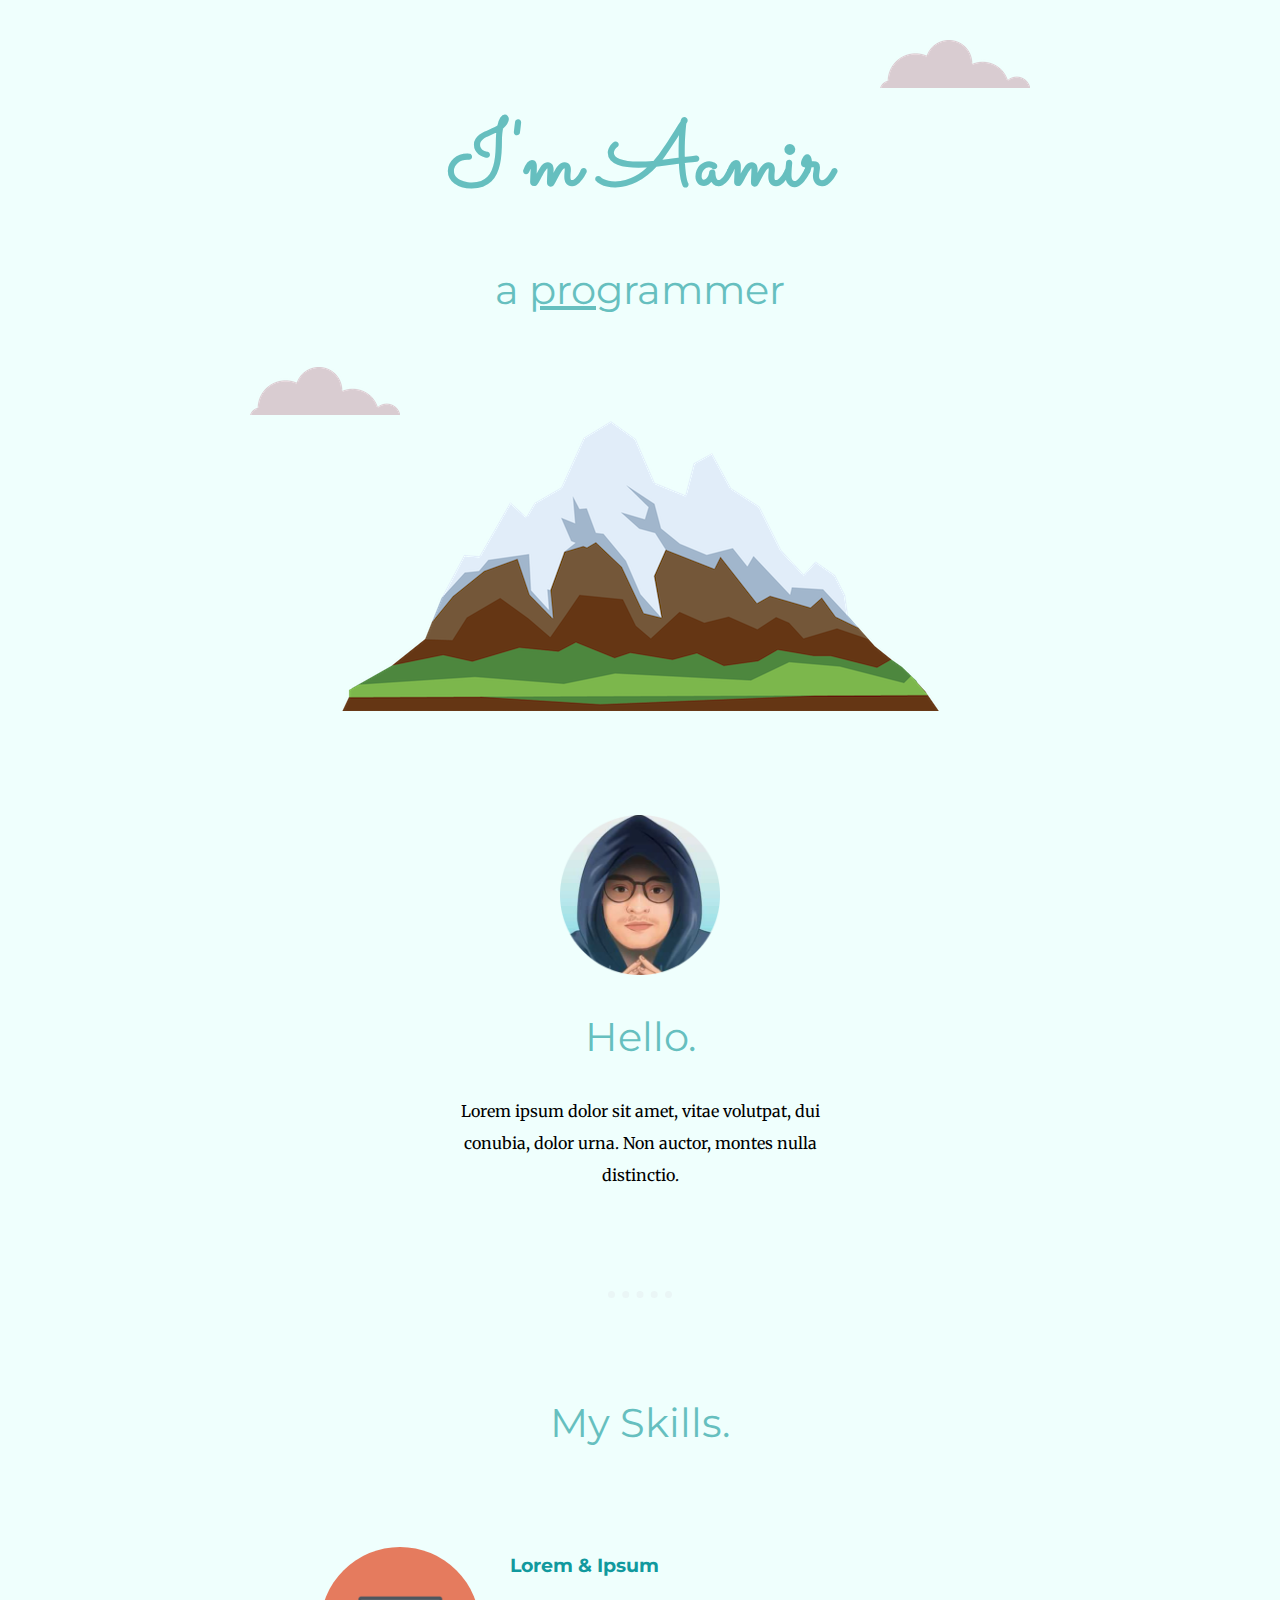
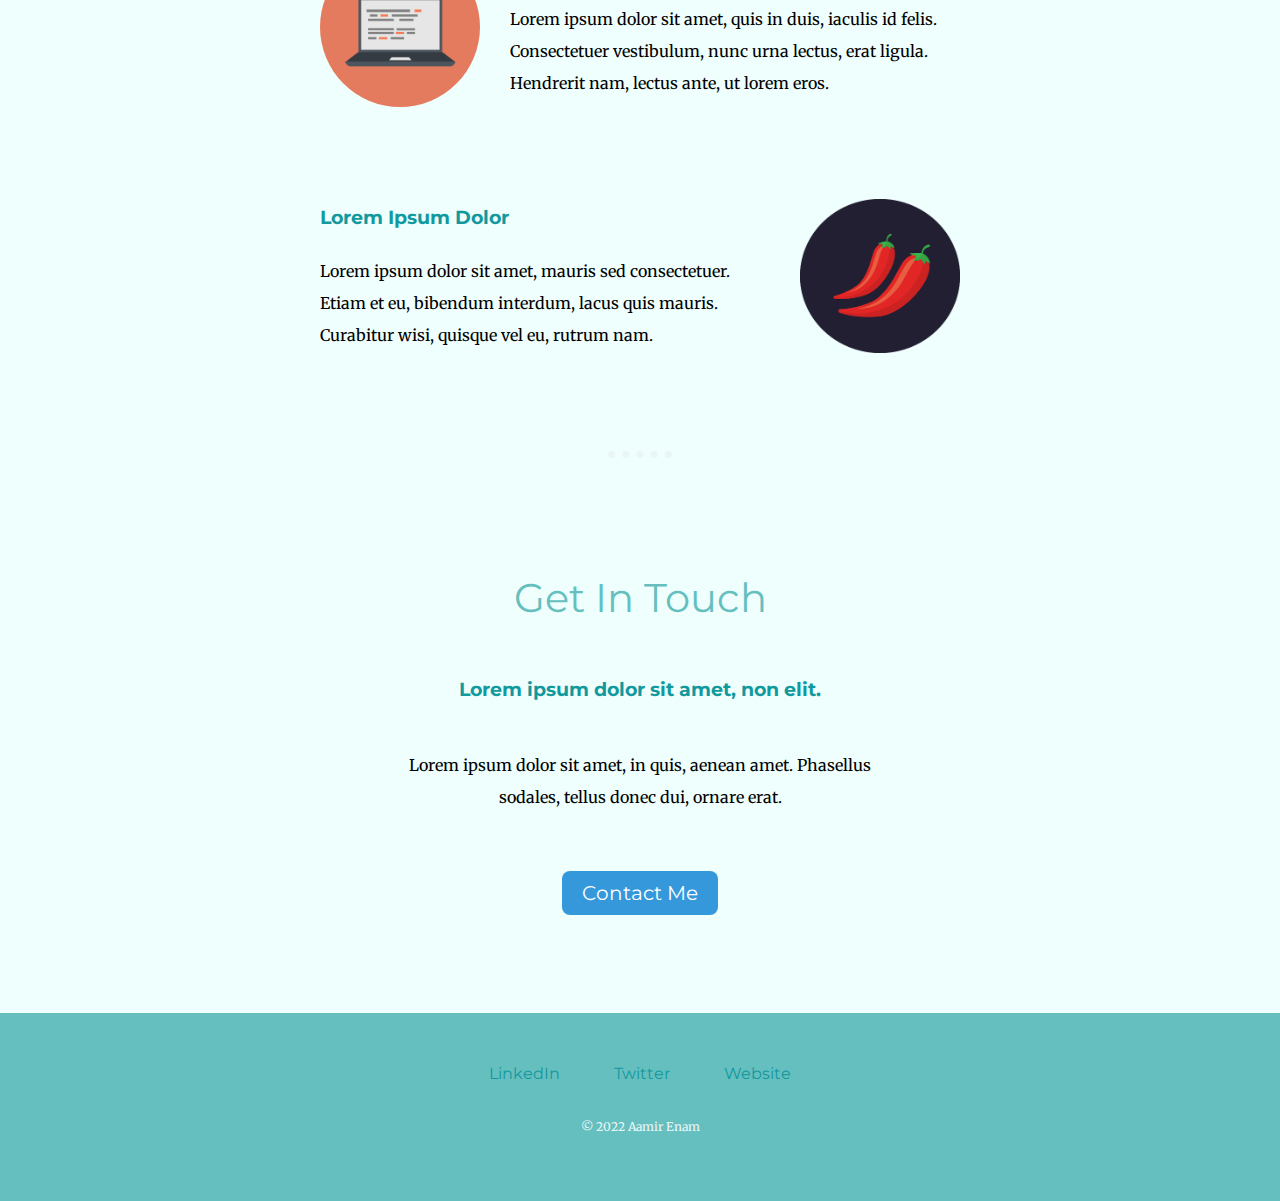
<file: CSS-My Site/index.html>
<!DOCTYPE html>
<html lang="en" dir="ltr">

<head>
  <meta charset="utf-8">
  <title>Md Aamir Enam</title>
  <link rel="stylesheet" href="css/styles.css">
  <link rel="icon" href="icons/favicon.ico">
  <link rel="preconnect" href="https://fonts.googleapis.com">
  <link rel="preconnect" href="https://fonts.gstatic.com" crossorigin>
  <link href="https://fonts.googleapis.com/css2?family=Merriweather&family=Montserrat&family=Sacramento&display=swap" rel="stylesheet">
</head>

<body >
  <div class="top-container">
    <img class="top-cloud" src="images/cloud.png" alt="cloud img">
    <h1>I'm Aamir</h1>
    <h2>a <span class="pro">pro</span>grammer</p></h2>
    <img class="bottom-cloud" src="images/cloud.png" alt="cloud img">
    <img src="images/mountain.png" alt="cloud img">
  </div>
  <div class="middle-container">
    <div class="profile">
      <img class="img" src="images/Aamir_img.png" alt="Aamir Profile Pic">
      <h2>Hello.</h2>
      <p class = "intro">Lorem ipsum dolor sit amet, vitae volutpat, dui conubia, dolor urna. Non auctor, montes nulla distinctio.</p>
    </div>

    <hr>
    <div class="skills">
      <h2>My Skills.</h2>
      <div class="skill-row">
        <img class="comp-img" src="images\computer.png" alt="computer image">
        <h3>Lorem & Ipsum</h3>
        <p>Lorem ipsum dolor sit amet, quis in duis, iaculis id felis. Consectetuer vestibulum, nunc urna lectus, erat ligula. Hendrerit nam, lectus ante, ut lorem eros.</p>
      </div>
      <div class="skill-row">
        <img class="chill-img" src="images\chillies.png" alt="chillies">
        <h3>Lorem Ipsum Dolor</h3>
        <p>Lorem ipsum dolor sit amet, mauris sed consectetuer. Etiam et eu, bibendum interdum, lacus quis mauris. Curabitur wisi, quisque vel eu, rutrum nam.</p>
      </div>
    </div>
    <hr>
    <div class="contact-me">
      <h2>Get In Touch</h2>
      <h3>Lorem ipsum dolor sit amet, non elit.</h3>
      <p class= "contact-message">Lorem ipsum dolor sit amet, in quis, aenean amet. Phasellus sodales, tellus donec dui, ornare erat.</p>
      <a class="btn" href="mailto:name@email.com">Contact Me</a>
    </div>
  </div>


  <div class="bottom-container">
    <a class="footer-link" href="https://www.linkedin.com/">LinkedIn</a>
    <a class="footer-link" href="https://twitter.com/">Twitter</a>
    <a class="footer-link" href="https://www.appbrewery.co/">Website</a>
    <p class="copy-right">© 2022 Aamir Enam</p>
  </div>


  </div>

</body>

</html>
</file>
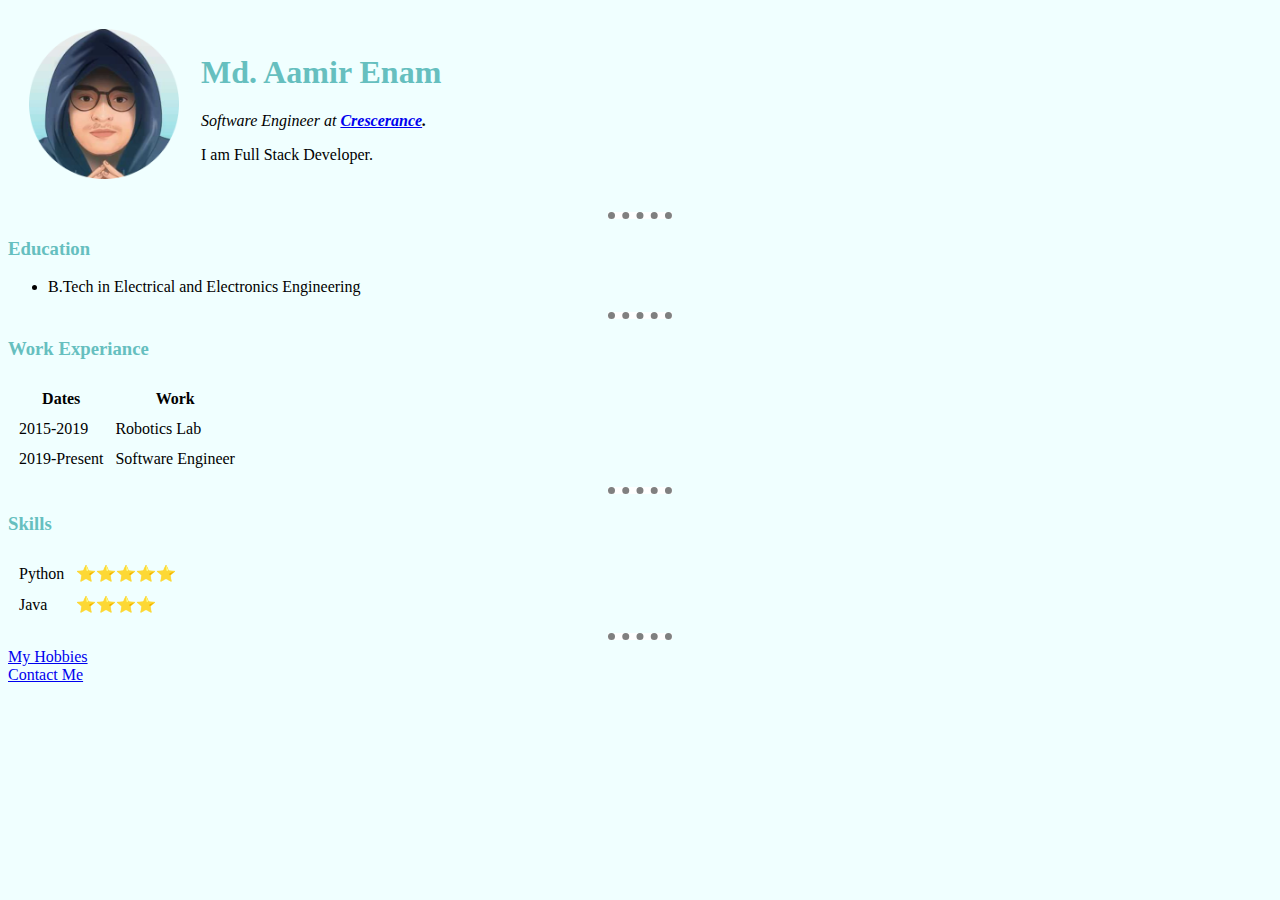
<file: HTML Personal-site/index.html>
<!DOCTYPE html>
<html lang="en" dir="ltr">

<head>
  <meta charset="utf-8">
  <title>Aamir's Personal Site</title>
  <link rel="stylesheet" href="css/styles.css">
</head>

<body>
  <table cellspacing="20">
    <tr>
      <td>
        <img src="images\Aamir_img.png" alt="Aamir's Profile pic">
      </td>
      <td>
        <h1>Md. Aamir Enam </h1>
        <p><em>Software Engineer at <strong><a href="https://www.crescerance.com/">Crescerance</a>.</strong></em></p>
        <p>I am Full Stack Developer.</p>
      </td>
    </tr>
  </table>


  <hr>
  <h3>Education</h3>
  <ul type="disc">
    <li>B.Tech in Electrical and Electronics Engineering</li>
  </ul>
  <hr>
  <h3>Work Experiance</h3>
  <table cellspacing="10">
    <thead>
      <th>Dates</th>
      <th>Work</th>
    </thead>
    <tbody>
      <tr>
        <td>2015-2019</td>
        <td>Robotics Lab</td>
      </tr>
      <tr>
        <td>2019-Present</td>
        <td>Software Engineer</td>
      </tr>
    </tbody>
  </table>
  <hr>
  <h3>Skills</h3>
  <table cellspacing="10">
    <tr>
      <td>Python</td>
      <td>⭐⭐⭐⭐⭐</td>
    </tr>
    <tr>
      <td>Java</td>
      <td>⭐⭐⭐⭐</td>
    </tr>
  </table>
  <hr>
  <a href="Hobbies.html" target="_blank" rel="noreferrer noopener">My Hobbies</a>
  <br>
  <a href="Contact.html" target="_blank" rel="noreferrer noopener">Contact Me</a>

</body>

</html>
</file>
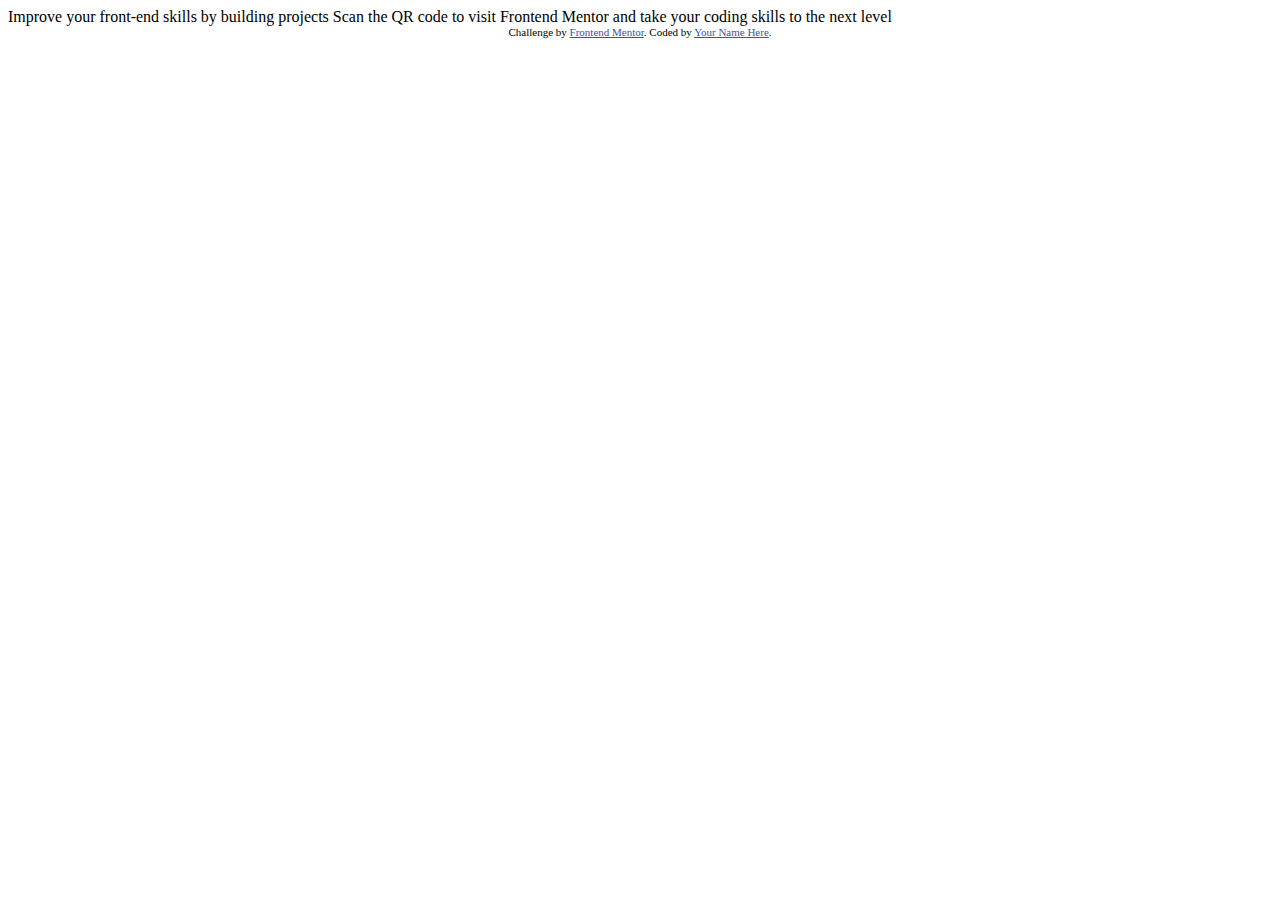
<file: QR-Code Challenge/qr-code-component-main/index.html>
<!DOCTYPE html>
<html lang="en">
<head>
  <meta charset="UTF-8">
  <meta name="viewport" content="width=device-width, initial-scale=1.0"> <!-- displays site properly based on user's device -->

  <link rel="icon" type="image/png" sizes="32x32" href="./images/favicon-32x32.png">
  
  <title>Frontend Mentor | QR code component</title>

  <!-- Feel free to remove these styles or customise in your own stylesheet 👍 -->
  <style>
    .attribution { font-size: 11px; text-align: center; }
    .attribution a { color: hsl(228, 45%, 44%); }
  </style>
</head>
<body>

  Improve your front-end skills by building projects

  Scan the QR code to visit Frontend Mentor and take your coding skills to the next level
  
  <div class="attribution">
    Challenge by <a href="https://www.frontendmentor.io?ref=challenge" target="_blank">Frontend Mentor</a>. 
    Coded by <a href="#">Your Name Here</a>.
  </div>
</body>
</html>
</file>
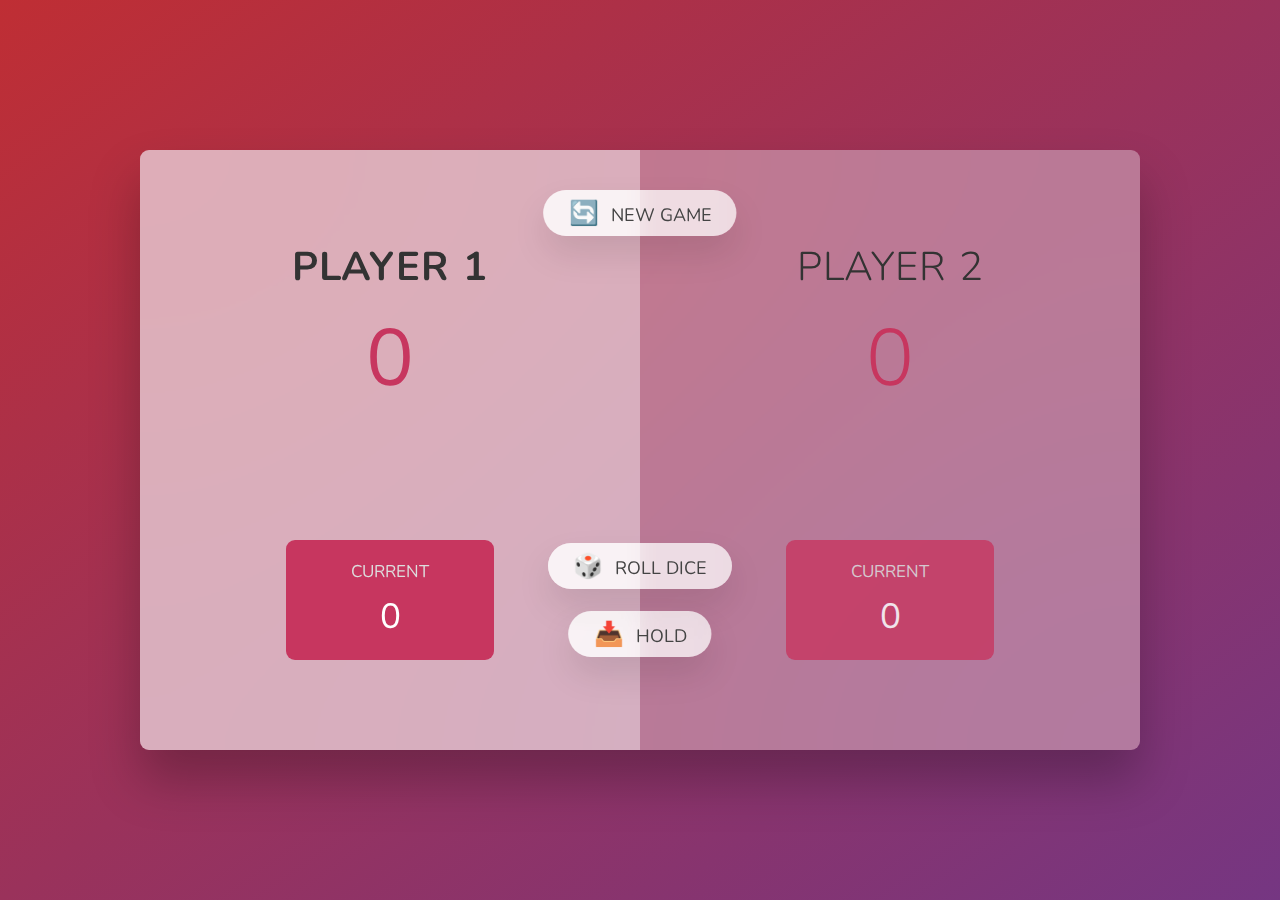
<file: Game/DICE_GAME/starter/index.html>
<!DOCTYPE html>
<html lang="en">
  <head>
    <meta charset="UTF-8" />
    <meta name="viewport" content="width=device-width, initial-scale=1.0" />
    <meta http-equiv="X-UA-Compatible" content="ie=edge" />
    <link rel="stylesheet" href="style.css" />
    <title>Pig Game</title>
  </head>
  <body>
    <main>
      <section class="player player--0 player--active">
        <h2 class="name" id="name--0">Player 1</h2>
        <p class="score" id="score--0">43</p>
        <div class="current">
          <p class="current-label">Current</p>
          <p class="current-score" id="current--0">0</p>
        </div>
      </section>
      <section class="player player--1">
        <h2 class="name" id="name--1">Player 2</h2>
        <p class="score" id="score--1">24</p>
        <div class="current">
          <p class="current-label">Current</p>
          <p class="current-score" id="current--1">0</p>
        </div>
      </section>

      <img src="dice-5.png" alt="Playing dice" class="dice" />
      <button class="btn btn--new">🔄 New game</button>
      <button class="btn btn--roll">🎲 Roll dice</button>
      <button class="btn btn--hold">📥 Hold</button>
    </main>
    <script src="script.js"></script>
  </body>
</html>
</file>
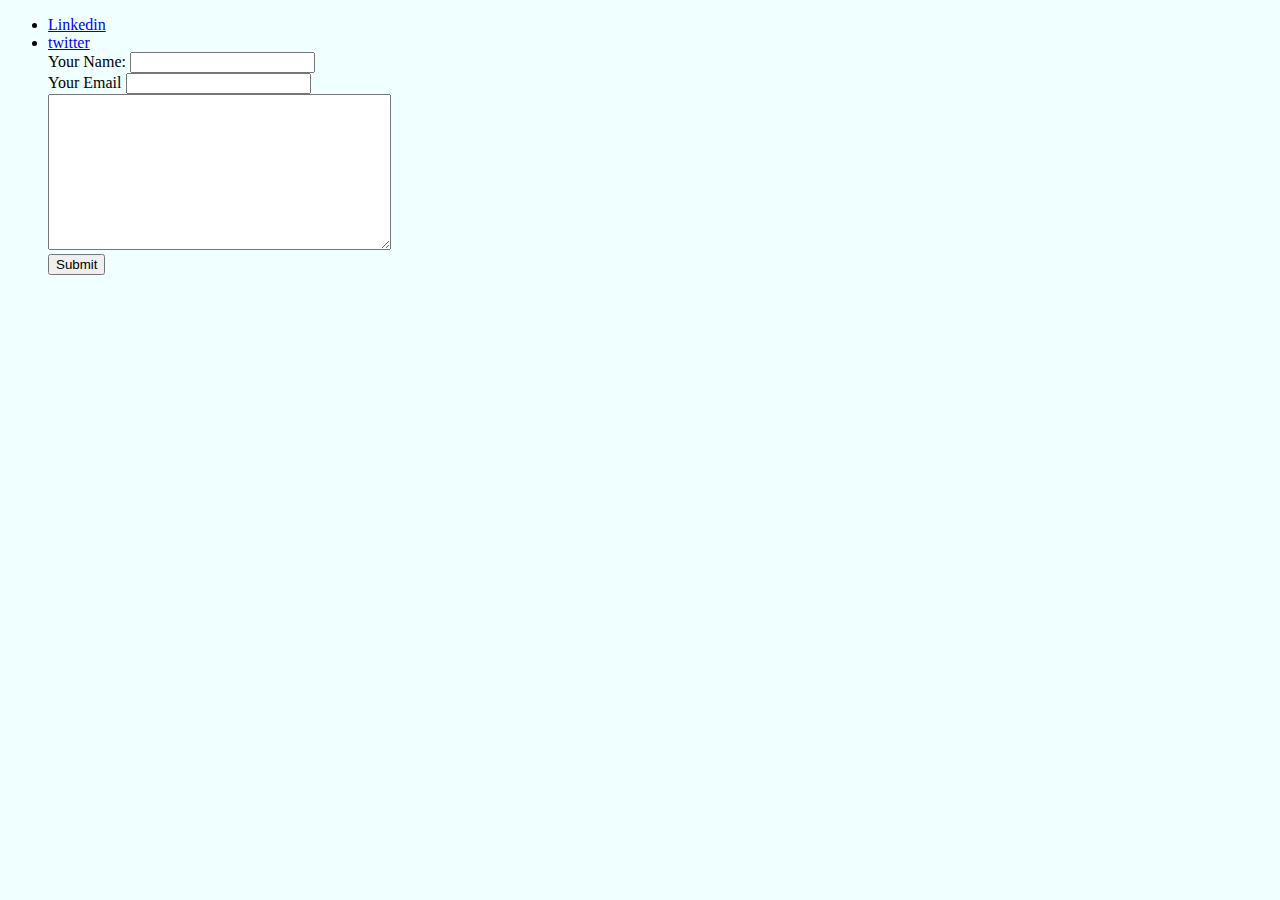
<file: HTML Personal-site/Contact.html>
<!DOCTYPE html>
<html lang="en" dir="ltr">
  <head>
    <meta charset="utf-8">
    <title></title>
    <link rel="stylesheet" href="css/styles.css">
  </head>
  <body>
    <ul>
      <li><a href="#">Linkedin</a></li>
      <li><a href="#">twitter</a></li>
      <form  action="mailto:aamireee007@gmail.com" method="post" enctype="text/plain">
        <label for="">Your Name:</label>
        <input type="text" name="yourName" value=""><br>
        <label for="">Your Email</label>
        <input type="email" name="yourEmail" value=""><br>
        <textarea name="yourMessage" rows="10" cols="40"></textarea><br>
        <input type="submit">

      </form>
    </ul>
  </body>
</html>
</file>
<file: CSS-My Site/css/styles.css>
body{

  margin: 0;
  text-align: center;
  font-family: 'Merriweather', serif;
}
h1{
  margin: 0;
  font-family: 'Sacramento', cursive;
  font-size: 5.625rem;
  color: #66BFBF;

}
h2{
  font-family: 'Montserrat', sans-serif;
  font-size: 2.5rem;
  color: #66BFBF;
  font-weight: normal;
}
h3{
  font-family: 'Montserrat', sans-serif;
  color: #11999E;

}

hr{

  border-style: none;
  border-top-style: dotted;
  border-color: #EAF6F6;
  border-width: 7px;
  width: 5%;
  margin: 100px auto;

  ;
}

p{
  line-height: 2;
}

a{
  color:#11999E;
}

a:hover{
  color: #EAF6F6;
}
.top-container{
  background-color: #EFFFFD;
  position: relative;
  padding-top: 100px;
}

.middle-container{
  background-color: #EFFFFD;
}
.bottom-container{
  background-color: #EFFFFD;
}

.img {
max-width: 10rem;
}

.bottom-cloud{
  position: absolute;
  left:250px;
  bottom: 300px;
}
.top-cloud{
  position: absolute;
  right:250px;
  top:40px;

}

.pro{
  text-decoration: underline;
}

.intro{
  width: 30%;
  text-align: center;
  margin: auto;
}

.skill-row{
  width: 50%;
  margin : 100px auto 100px auto;
  text-align: left;
  line-height: 2;
}

.comp-img{
  width:25%;
  float: left;
  margin-right:  30px;
  border-radius: 100%;
}
.chill-img{
  width:25%;
  float: right;
  margin-left:30px;
}
.btn {

  background: #3498db;
  border-radius: 8px;
  font-family: 'Montserrat', sans-serif;
  color: #ffffff;
  font-size: 20px;
  padding: 10px 20px 10px 20px;
  text-decoration: none;



}

.btn:hover {
  background: #ffffff;
  color:#3cb0fd;

  text-decoration: none;
}

.bottom-container{
  background: #66BFBF;
  padding-top:50px;
  padding-bottom: 30px;
  margin-bottom:0;
}

.middle-container{
  padding: 100px 0 100px 0;
}

.contact-me{

  position: relative;
  line-height:2;
}

.contact-message{
  width: 40%;
  margin: 40px auto 60px;
}

.footer-link{
  padding: 25px;
  text-decoration: none;
  font-family: 'Montserrat', sans-serif;
}

.copy-right{
  color: #EAF6F6;
  font-size: .75rem;
  padding: 20px 0;
}
</file>
<file: HTML Personal-site/css/styles.css>
body {
  background-color:azure;
}

hr {
  background-color: white;
  border-style: none;
  border-top-style:dotted;
  border-color: grey;
  border-width: 7px;
  width: 5%;

}
img{
  height: 150px
}
h1 {
  color:  #66BFBF
}
h3{
  color: #66BFBF
}
</file>
<file: Game/DICE_GAME/starter/style.css>
@import url('https://fonts.googleapis.com/css2?family=Nunito&display=swap');

* {
  margin: 0;
  padding: 0;
  box-sizing: inherit;
}

html {
  font-size: 62.5%;
  box-sizing: border-box;
}

body {
  font-family: 'Nunito', sans-serif;
  font-weight: 400;
  height: 100vh;
  color: #333;
  background-image: linear-gradient(to top left, #753682 0%, #bf2e34 100%);
  display: flex;
  align-items: center;
  justify-content: center;
}

/* LAYOUT */
main {
  position: relative;
  width: 100rem;
  height: 60rem;
  background-color: rgba(255, 255, 255, 0.35);
  backdrop-filter: blur(200px);
  filter: blur();
  box-shadow: 0 3rem 5rem rgba(0, 0, 0, 0.25);
  border-radius: 9px;
  overflow: hidden;
  display: flex;
}

.player {
  flex: 50%;
  padding: 9rem;
  display: flex;
  flex-direction: column;
  align-items: center;
  transition: all 0.75s;
}

/* ELEMENTS */
.name {
  position: relative;
  font-size: 4rem;
  text-transform: uppercase;
  letter-spacing: 1px;
  word-spacing: 2px;
  font-weight: 300;
  margin-bottom: 1rem;
}

.score {
  font-size: 8rem;
  font-weight: 300;
  color: #c7365f;
  margin-bottom: auto;
}

.player--active {
  background-color: rgba(255, 255, 255, 0.4);
}
.player--active .name {
  font-weight: 700;
}
.player--active .score {
  font-weight: 400;
}

.player--active .current {
  opacity: 1;
}

.current {
  background-color: #c7365f;
  opacity: 0.8;
  border-radius: 9px;
  color: #fff;
  width: 65%;
  padding: 2rem;
  text-align: center;
  transition: all 0.75s;
}

.current-label {
  text-transform: uppercase;
  margin-bottom: 1rem;
  font-size: 1.7rem;
  color: #ddd;
}

.current-score {
  font-size: 3.5rem;
}

/* ABSOLUTE POSITIONED ELEMENTS */
.btn {
  position: absolute;
  left: 50%;
  transform: translateX(-50%);
  color: #444;
  background: none;
  border: none;
  font-family: inherit;
  font-size: 1.8rem;
  text-transform: uppercase;
  cursor: pointer;
  font-weight: 400;
  transition: all 0.2s;

  background-color: white;
  background-color: rgba(255, 255, 255, 0.6);
  backdrop-filter: blur(10px);

  padding: 0.7rem 2.5rem;
  border-radius: 50rem;
  box-shadow: 0 1.75rem 3.5rem rgba(0, 0, 0, 0.1);
}

.btn::first-letter {
  font-size: 2.4rem;
  display: inline-block;
  margin-right: 0.7rem;
}

.btn--new {
  top: 4rem;
}
.btn--roll {
  top: 39.3rem;
}
.btn--hold {
  top: 46.1rem;
}

.btn:active {
  transform: translate(-50%, 3px);
  box-shadow: 0 1rem 2rem rgba(0, 0, 0, 0.15);
}

.btn:focus {
  outline: none;
}

.dice {
  position: absolute;
  left: 50%;
  top: 16.5rem;
  transform: translateX(-50%);
  height: 10rem;
  box-shadow: 0 2rem 5rem rgba(0, 0, 0, 0.2);
}

.player--winner {
  background-color: #2f2f2f;
}

.player--winner .name {
  font-weight: 700;
  color: #c7365f;
}

.hidden {
  display: none;
}
</file>
